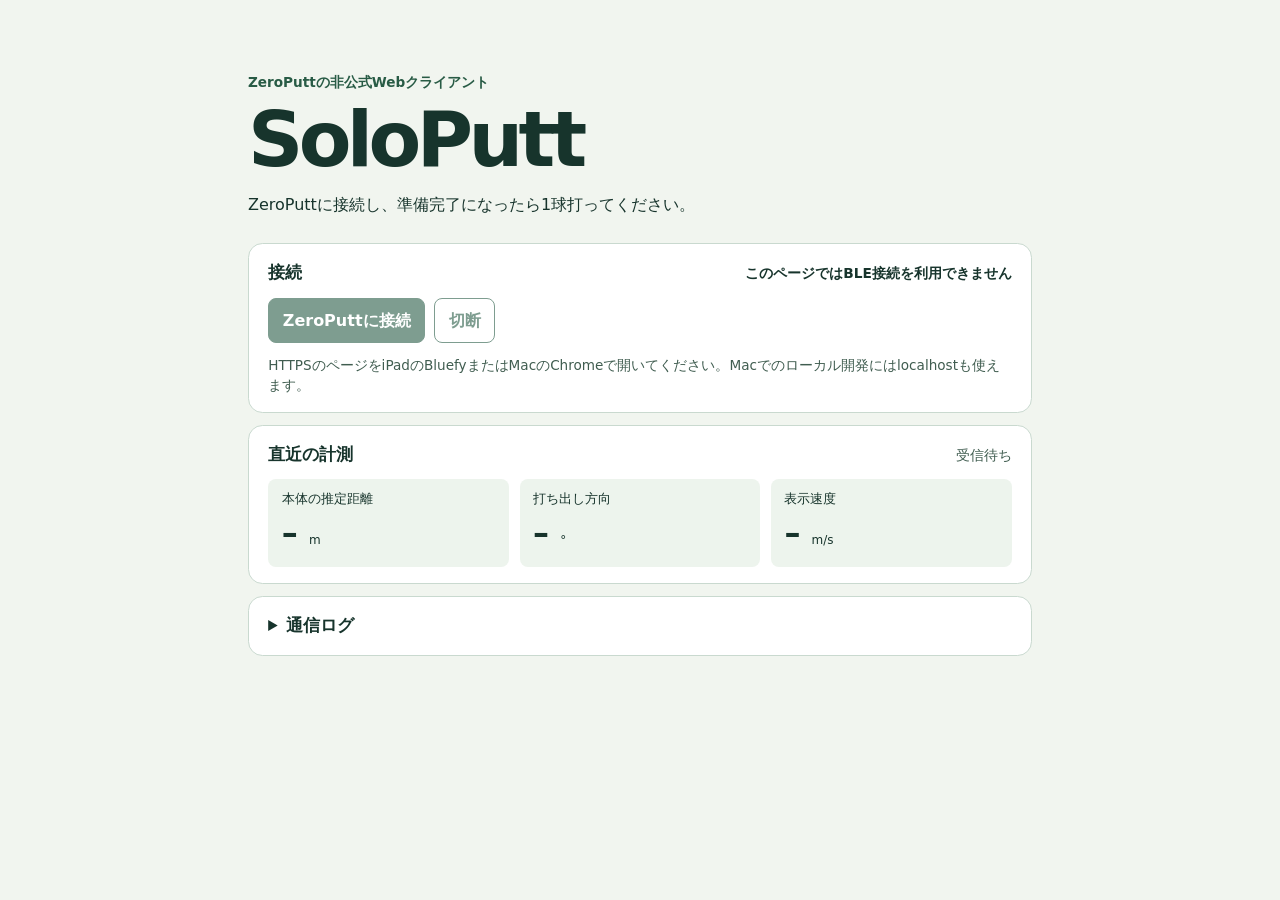
<file: index.html>
<!doctype html>
<html lang="ja">
<head>
  <meta charset="utf-8">
  <meta name="viewport" content="width=device-width, initial-scale=1">
  <meta name="description" content="SoloPuttはZeroPuttの非公式Webクライアントです。推定距離、打ち出し方向、速度をブラウザで表示します。">
  <title>SoloPutt — ZeroPuttの非公式Webクライアント</title>
  <link rel="stylesheet" href="./style.css">
  <script type="module" src="./app.mjs"></script>
</head>
<body>
  <main>
    <header>
      <p class="eyebrow">ZeroPuttの非公式Webクライアント</p>
      <h1>SoloPutt</h1>
      <p>ZeroPuttに接続し、準備完了になったら1球打ってください。</p>
    </header>

    <section class="panel" aria-labelledby="connection-heading">
      <div class="row">
        <h2 id="connection-heading">接続</h2>
        <p id="status" class="status" data-state="idle" role="status">未接続</p>
      </div>
      <div class="actions">
        <button id="connect" type="button">ZeroPuttに接続</button>
        <button id="disconnect" type="button" disabled>切断</button>
      </div>
      <p id="compatibility" class="note" hidden>HTTPSのページをiPadのBluefyまたはMacのChromeで開いてください。Macでのローカル開発にはlocalhostも使えます。</p>
    </section>

    <section class="panel" aria-labelledby="measurement-heading">
      <div class="row">
        <h2 id="measurement-heading">直近の計測</h2>
        <p id="count" class="note" role="status">受信待ち</p>
      </div>
      <dl class="measurements">
        <div><dt>本体の推定距離</dt><dd><span id="distance">–</span> <span class="unit">m</span></dd></div>
        <div><dt>打ち出し方向</dt><dd><span id="angle">–</span> <span class="unit">°</span></dd></div>
        <div><dt>表示速度</dt><dd><span id="speed">–</span> <span class="unit">m/s</span></dd></div>
      </dl>
      <p id="angle-note" class="note" hidden>+10.00°は角度エラーの可能性があります。受信値を表示しています。</p>
    </section>

    <details class="panel">
      <summary>通信ログ</summary>
      <p class="note">TX 9 は計測通知への応答です。</p>
      <ol id="log"></ol>
    </details>
  </main>
</body>
</html>
</file>
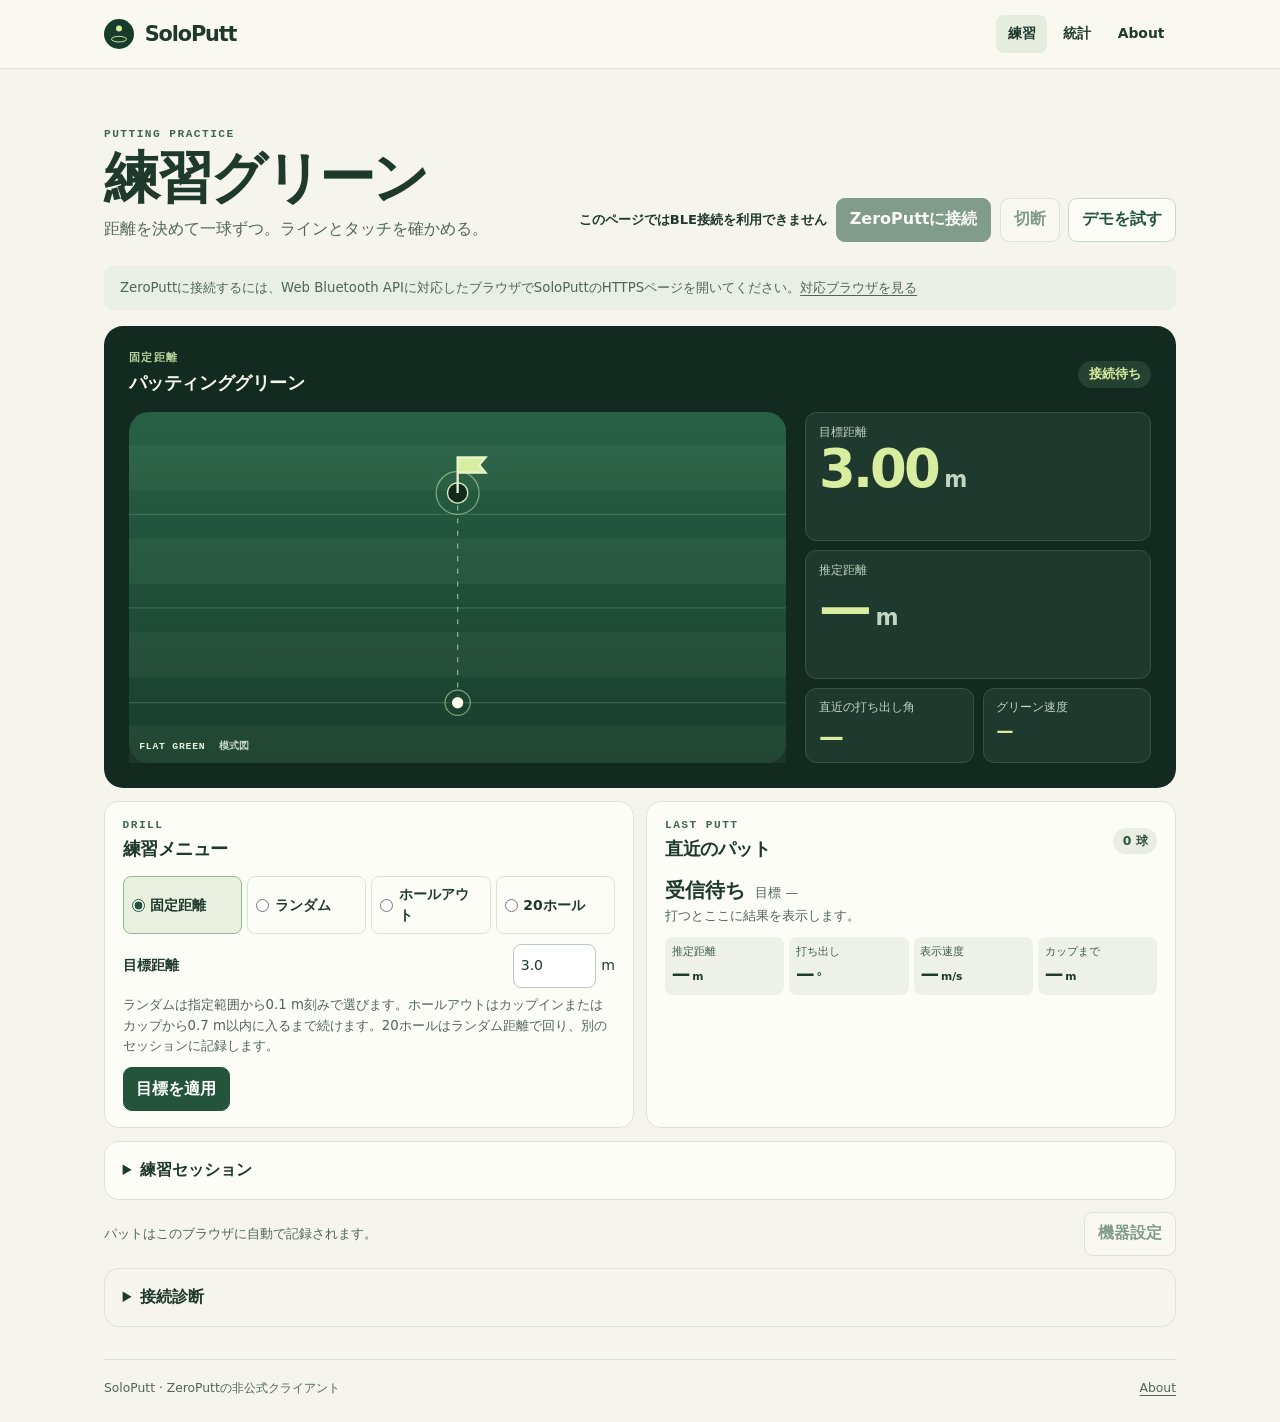
<file: site/index.html>
<!doctype html>
<html lang="ja">
<head>
  <meta charset="utf-8">
  <meta name="viewport" content="width=device-width, initial-scale=1">
  <meta name="description" content="SoloPuttはZeroPuttでパッティングを練習し、結果を記録できる非公式Webクライアントです。">
  <title>SoloPutt — パッティング練習</title>
  <link rel="stylesheet" href="./assets/css/style.css">
  <script type="module" src="./assets/js/app.mjs"></script>
</head>
<body>
  <header class="site-header">
    <div class="header-inner">
      <a class="wordmark" href="./" aria-label="SoloPutt ホーム"><span class="brand-mark" aria-hidden="true"></span>SoloPutt</a>
      <nav aria-label="メインメニュー">
        <a href="./" aria-current="page">練習</a><a href="./stats/">統計</a><a href="./about/">About</a>
      </nav>
    </div>
  </header>
  <main>
    <section class="page-heading" aria-labelledby="page-title">
      <div>
        <p class="eyebrow">PUTTING PRACTICE</p>
        <h1 id="page-title">練習グリーン</h1>
        <p>距離を決めて一球ずつ。ラインとタッチを確かめる。</p>
      </div>
      <div class="connection">
        <p id="status" class="status" data-state="idle" role="status">未接続</p>
        <div class="connection-actions">
          <button id="connect" type="button">ZeroPuttに接続</button>
          <button id="disconnect" class="secondary" type="button" disabled>切断</button>
          <button id="practice-demo-toggle" class="secondary" type="button" aria-controls="demo-controls" aria-expanded="false">デモを試す</button>
        </div>
        <p id="screen-wake-note" class="note wake-note" role="status" hidden>画面を点灯し続けられません。iPadの「設定」→「画面表示と明るさ」→「自動ロック」を一時的に「しない」にしてください。</p>
      </div>
    </section>
    <p id="compatibility" class="note banner" hidden>ZeroPuttに接続するには、Web Bluetooth APIに対応したブラウザでSoloPuttのHTTPSページを開いてください。<a href="./about/#browser-heading">対応ブラウザを見る</a></p>

    <section class="green-console" aria-labelledby="green-title">
      <div class="console-top">
        <div><p class="console-kicker" id="scenario-label">固定距離</p><h2 id="green-title">パッティンググリーン</h2></div>
        <span class="console-status" id="round-status" role="status">接続待ち</span>
      </div>
      <p id="green-shot-summary" class="green-shot-summary" role="status" hidden></p>
      <p id="test-progress" class="round-progress test-progress" role="status" hidden></p>
      <div class="console-body">
        <div class="course" id="practice-course">
          <svg viewBox="0 0 520 278" role="img" aria-label="パットの軌道を示すグリーンの模式図">
            <defs>
              <linearGradient id="turf" x2="0%" y2="100%"><stop stop-color="#276145"/><stop offset="1" stop-color="#193c2d"/></linearGradient>
            </defs>
            <rect class="turf" width="520" height="278" rx="16" fill="url(#turf)"/>
            <path class="mow" d="M0 44H520 M0 118H520 M0 192H520 M0 266H520"/>
            <path class="course-lines" d="M0 81H520 M0 155H520 M0 230H520"/>
            <path class="aim-line" d="M260 64V230"/>
            <circle class="cup-ring" cx="260" cy="64" r="17"/>
            <circle class="cup" cx="260" cy="64" r="8"/>
            <path class="flag" d="M260 64V36h22l-5 6 5 6h-22"/>
            <circle class="tee" cx="260" cy="230" r="10"/>
            <line id="trail" x1="260" y1="230" x2="260" y2="230"/>
            <circle id="ball" cx="260" cy="230" r="5"/>
          </svg>
          <div class="course-feedback" id="course-feedback" aria-hidden="true" hidden>
            <span class="feedback-mark" id="feedback-mark"></span>
            <strong id="feedback-title"></strong>
            <small id="feedback-detail"></small>
          </div>
          <span class="course-caption">FLAT GREEN <span>模式図</span></span>
        </div>
        <dl class="console-values">
          <div><dt id="distance-label">目標距離</dt><dd><span id="remaining">3.00</span><small>m</small></dd></div>
          <div><dt>推定距離</dt><dd><span id="shot-distance-progress">—</span><small>m</small></dd></div>
          <div class="console-detail"><dt>直近の打ち出し角</dt><dd id="green-angle">—</dd></div>
          <div class="console-detail"><dt>グリーン速度</dt><dd id="green-speed">—</dd></div>
        </dl>
      </div>
      <p id="round-progress" class="round-progress" hidden></p>
      <p id="round-notice" class="round-notice" role="status"></p>
      <fieldset id="demo-controls" class="practice-demo" hidden>
        <legend>デモ打球</legend>
        <p>この打球は実打履歴に保存されません。</p>
        <div class="actions">
          <button type="button" data-demo-outcome="holed" data-tone="holed">カップインを再生</button>
          <button type="button" data-demo-outcome="concede" data-tone="concede">OKを再生</button>
          <button type="button" data-demo-outcome="miss" data-tone="miss">ミスを再生</button>
        </div>
      </fieldset>
    </section>

    <div class="practice-grid">
      <section class="panel training-panel" aria-labelledby="training-heading">
        <div class="panel-heading"><p class="eyebrow">DRILL</p><h2 id="training-heading">練習メニュー</h2></div>
        <form id="practice-form">
          <fieldset class="scenario-control">
            <legend class="sr-only">距離の出し方</legend>
            <label><input type="radio" name="scenario" value="fixed" checked><span>固定距離</span></label>
            <label><input type="radio" name="scenario" value="random"><span>ランダム</span></label>
            <label><input type="radio" name="scenario" value="finish"><span>ホールアウト</span></label>
            <label><input type="radio" name="scenario" value="test"><span>20ホール</span></label>
          </fieldset>
          <fieldset id="finish-distance-options" class="finish-distance-options" hidden>
            <legend>ホールアウトの開始距離</legend>
            <div id="finish-start-choice">
              <label><input type="radio" name="finish-distance" value="fixed" checked> 固定</label>
              <label><input type="radio" name="finish-distance" value="random"> ランダム</label>
            </div>
          </fieldset>
          <div id="single-distance" class="distance-control">
            <label for="target-range" id="target-label">目標距離</label>
            <div><input id="target-range" type="number" min="0.5" max="20" step="0.1" value="3.0" inputmode="decimal" required><span>m</span></div>
          </div>
          <div id="random-range" class="distance-control random-range" hidden>
            <label>下限 <input id="distance-min" type="number" min="0.5" max="20" step="0.1" value="0.5" inputmode="decimal" required disabled> m</label>
            <label>上限 <input id="distance-max" type="number" min="0.5" max="20" step="0.1" value="3.0" inputmode="decimal" required disabled> m</label>
          </div>
          <p class="note">ランダムは指定範囲から0.1 m刻みで選びます。ホールアウトはカップインまたはカップから0.7 m以内に入るまで続けます。20ホールはランダム距離で回り、別のセッションに記録します。</p>
          <button id="apply-practice" type="submit" class="apply-target">目標を適用</button>
        </form>
      </section>

      <section class="panel result-panel" aria-labelledby="result-heading">
        <div class="row">
          <div class="panel-heading"><p class="eyebrow">LAST PUTT</p><h2 id="result-heading">直近のパット</h2></div>
          <span id="shot-count" class="count-pill">0 球</span>
        </div>
        <div class="shot-summary">
          <div><strong id="shot-outcome" role="status">受信待ち</strong><span id="shot-target">目標 —</span></div>
          <p id="shot-round" class="shot-round" hidden></p>
          <p id="shot-reason" class="note">打つとここに結果を表示します。</p>
        </div>
        <dl class="measurements">
          <div><dt>推定距離</dt><dd><span id="shot-distance">—</span><small>m</small></dd></div>
          <div><dt>打ち出し</dt><dd><span id="shot-angle">—</span><small id="angle-unit">°</small></dd></div>
          <div><dt>表示速度</dt><dd><span id="shot-speed">—</span><small>m/s</small></dd></div>
          <div><dt>カップまで</dt><dd><span id="shot-remaining">—</span><small>m</small></dd></div>
        </dl>
        <p id="save-status" class="save-status" role="status"></p>
      </section>
    </div>

    <details class="panel session-panel">
      <summary>練習セッション</summary>
      <form id="session-form">
        <div class="session-fields">
          <label>テーマ<input id="session-theme" maxlength="60" placeholder="例：距離感"></label>
          <label>パター<input id="session-putter" maxlength="60"></label>
          <label>マット<input id="session-mat" maxlength="60"></label>
        </div>
        <div class="actions">
          <button type="submit" id="session-start" class="secondary">セッションを開始</button>
          <button type="button" id="session-end" class="secondary" disabled>終了</button>
        </div>
        <p id="session-status" class="note" role="status"></p>
      </form>
    </details>

    <div class="utility-bar">
      <p>パットはこのブラウザに自動で記録されます。</p>
      <button id="open-device-settings" class="secondary" type="button" aria-controls="device-settings" aria-expanded="false" disabled>機器設定</button>
    </div>

    <section id="device-settings" class="panel" aria-labelledby="device-settings-heading" hidden>
      <div class="row">
        <h2 id="device-settings-heading">機器設定</h2>
        <button id="read-device-settings" class="secondary" type="button">本体から読み直す</button>
      </div>
      <dl class="device-values">
        <dt>グリーン速度モード</dt><dd id="device-green-mode">–</dd>
        <dt>グリーン速度</dt><dd id="device-green-speed">–</dd>
      </dl>
      <div class="actions">
        <label for="screen-green-speed">新しいグリーン速度</label>
        <select id="screen-green-speed" disabled>
          <option value="" disabled>速度を選択</option>
        </select>
        <button id="save-green-speed" type="button" disabled>本体に保存</button>
      </div>
      <p id="device-settings-status" class="note" role="status"></p>
      <details>
        <summary>その他の本体設定（閲覧のみ）</summary>
        <p class="note">以下は主にスタンドアロンモードや公式アプリで使う設定です。SoloPuttでは利用せず、現在値のみ表示します。</p>
        <dl class="device-values">
          <dt>Meter / Feet <small>公式アプリのグリーンモードでのグリーンスピード表示</small></dt>
          <dd id="device-unit">–</dd>
          <dt>アニメ効果 <small>スタンドアロン時の本体のボールアニメーション</small></dt>
          <dd id="device-animation">–</dd>
          <dt>パター距離設定 <small>スタンドアロン時の距離設定（検証環境では反映を確認できませんでした）</small></dt>
          <dd id="device-putt-distance">–</dd>
          <dt>コマンド設定 <small>本体センサーで目標距離やグリーンスピードを変更可能にするかどうか</small></dt>
          <dd id="device-command">–</dd>
        </dl>
      </details>
    </section>

    <details class="panel diagnostics">
      <summary>接続診断</summary>
      <p class="note">通常の検索で出てこないときは、絞り込みなしで探せます。TX 9 は計測通知への応答です。</p>
      <button id="scan-all" class="secondary" type="button">絞り込みなしで探す</button>
      <ol id="log"></ol>
    </details>
  </main>
  <footer class="site-footer"><span>SoloPutt · ZeroPuttの非公式クライアント</span><a href="./about/">About</a></footer>
</body>
</html>
</file>
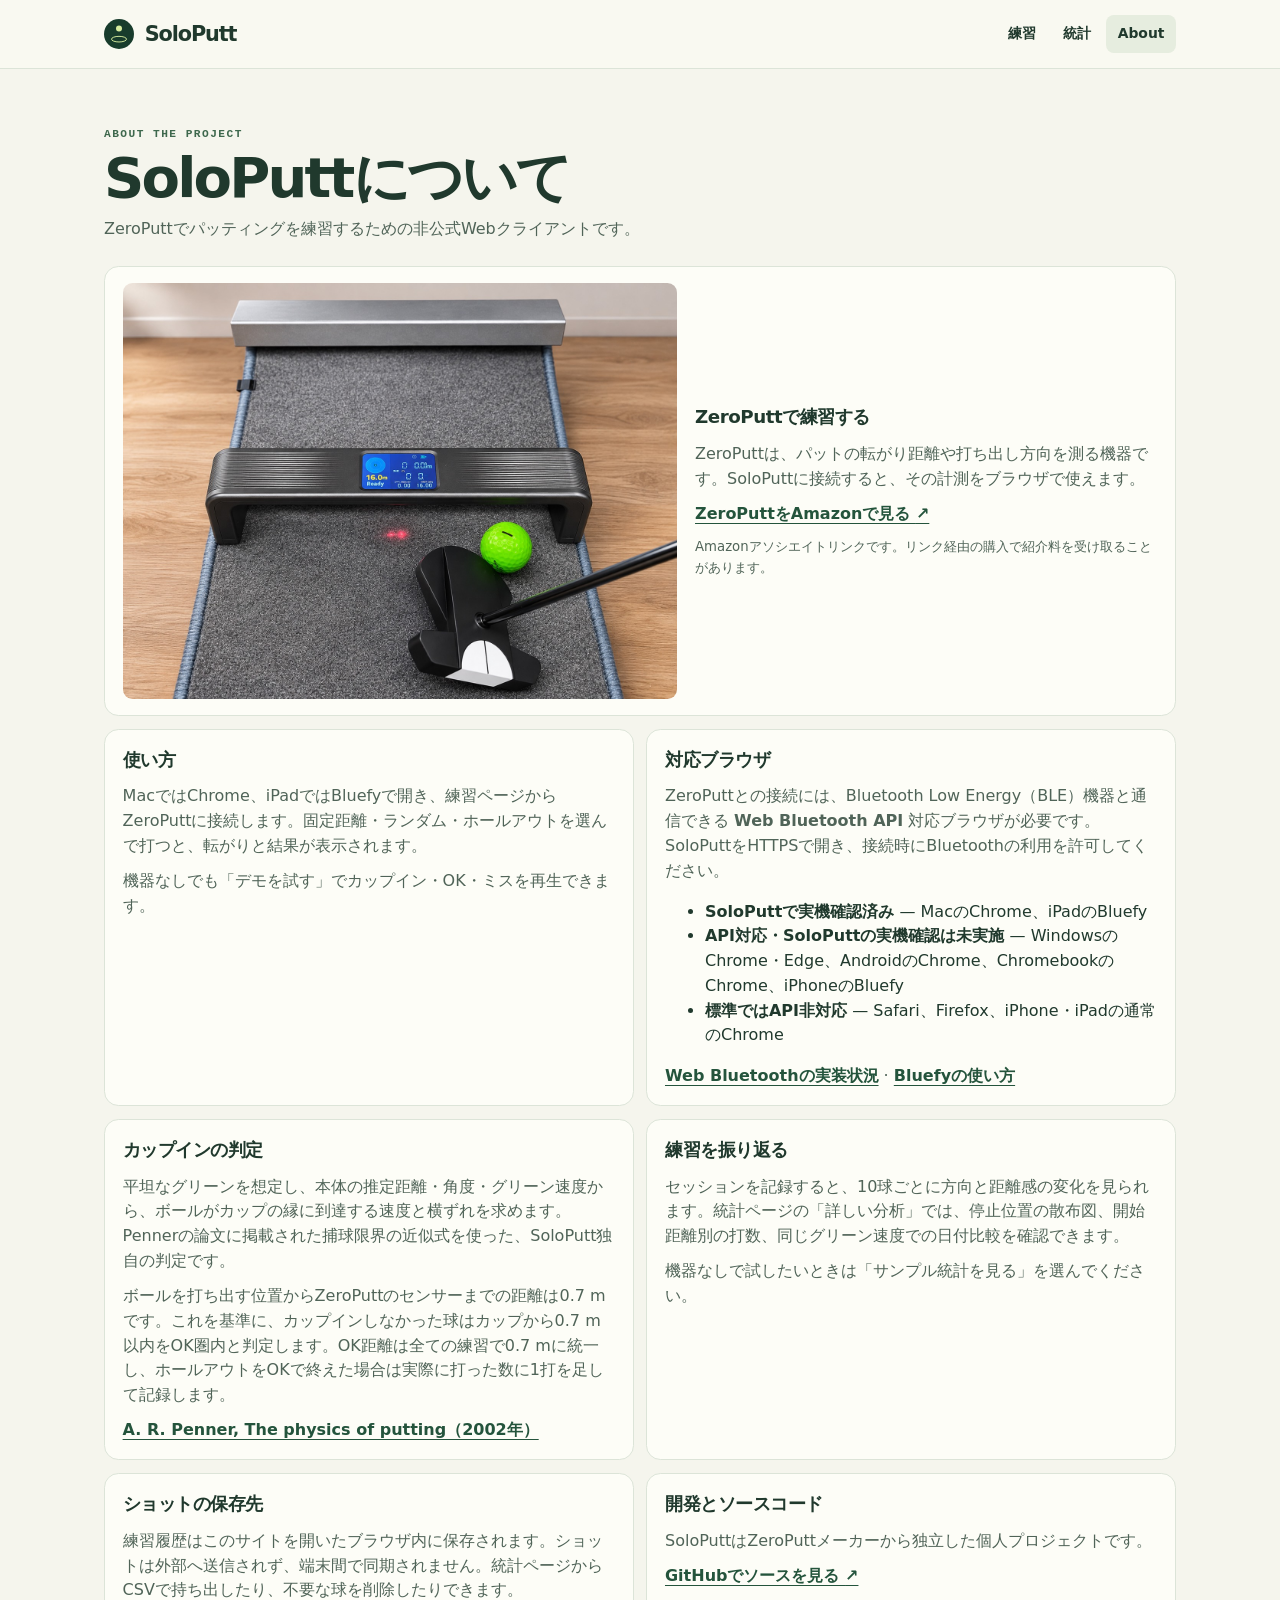
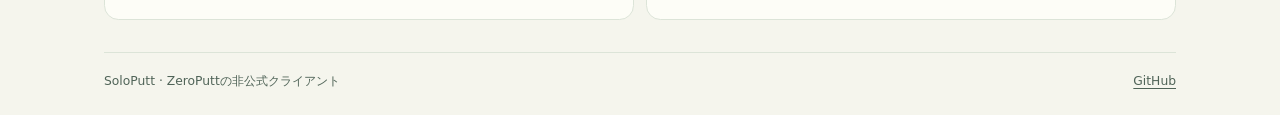
<file: site/about/index.html>
<!doctype html>
<html lang="ja">
<head>
  <meta charset="utf-8">
  <meta name="viewport" content="width=device-width, initial-scale=1">
  <title>About — SoloPutt</title>
  <link rel="stylesheet" href="../assets/css/style.css">
</head>
<body>
  <header class="site-header">
    <div class="header-inner">
      <a class="wordmark" href="../" aria-label="SoloPutt ホーム"><span class="brand-mark" aria-hidden="true"></span>SoloPutt</a>
      <nav aria-label="メインメニュー">
        <a href="../">練習</a><a href="../stats/">統計</a><a href="./" aria-current="page">About</a>
      </nav>
    </div>
  </header>
  <main>
    <section class="page-heading" aria-labelledby="page-title">
      <div>
        <p class="eyebrow">ABOUT THE PROJECT</p>
        <h1 id="page-title">SoloPuttについて</h1>
        <p>ZeroPuttでパッティングを練習するための非公式Webクライアントです。</p>
      </div>
    </section>
    <section class="panel about-device" aria-labelledby="device-heading">
      <img src="../assets/images/image.png" alt="パッティングマットに設置したZeroPuttと、手前のパターとボール" width="1448" height="1086" decoding="async">
      <div class="article">
        <h2 id="device-heading">ZeroPuttで練習する</h2>
        <p>ZeroPuttは、パットの転がり距離や打ち出し方向を測る機器です。SoloPuttに接続すると、その計測をブラウザで使えます。</p>
        <p><a class="external-link" href="https://link.amazon/B0iog3sz3" rel="sponsored">ZeroPuttをAmazonで見る <span aria-hidden="true">↗</span></a></p>
        <p class="note">Amazonアソシエイトリンクです。リンク経由の購入で紹介料を受け取ることがあります。</p>
      </div>
    </section>
    <div class="about-grid">
      <section class="panel article" aria-labelledby="use-heading">
        <h2 id="use-heading">使い方</h2>
        <p>MacではChrome、iPadではBluefyで開き、練習ページからZeroPuttに接続します。固定距離・ランダム・ホールアウトを選んで打つと、転がりと結果が表示されます。</p>
        <p>機器なしでも「デモを試す」でカップイン・OK・ミスを再生できます。</p>
      </section>
      <section class="panel article" aria-labelledby="browser-heading">
        <h2 id="browser-heading">対応ブラウザ</h2>
        <p>ZeroPuttとの接続には、Bluetooth Low Energy（BLE）機器と通信できる <strong>Web Bluetooth API</strong> 対応ブラウザが必要です。SoloPuttをHTTPSで開き、接続時にBluetoothの利用を許可してください。</p>
        <ul>
          <li><strong>SoloPuttで実機確認済み</strong> — MacのChrome、iPadのBluefy</li>
          <li><strong>API対応・SoloPuttの実機確認は未実施</strong> — WindowsのChrome・Edge、AndroidのChrome、ChromebookのChrome、iPhoneのBluefy</li>
          <li><strong>標準ではAPI非対応</strong> — Safari、Firefox、iPhone・iPadの通常のChrome</li>
        </ul>
        <p><a href="https://github.com/whatwg/bluetooth/blob/main/implementation-status.md">Web Bluetoothの実装状況</a> · <a href="https://bluefy.app/guide.html">Bluefyの使い方</a></p>
      </section>
      <section class="panel article" aria-labelledby="model-heading">
        <h2 id="model-heading">カップインの判定</h2>
        <p>平坦なグリーンを想定し、本体の推定距離・角度・グリーン速度から、ボールがカップの縁に到達する速度と横ずれを求めます。Pennerの論文に掲載された捕球限界の近似式を使った、SoloPutt独自の判定です。</p>
        <p>ボールを打ち出す位置からZeroPuttのセンサーまでの距離は0.7 mです。これを基準に、カップインしなかった球はカップから0.7 m以内をOK圏内と判定します。OK距離は全ての練習で0.7 mに統一し、ホールアウトをOKで終えた場合は実際に打った数に1打を足して記録します。</p>
        <p><a href="https://doi.org/10.1139/p01-137">A. R. Penner, The physics of putting（2002年）</a></p>
      </section>
      <section class="panel article" aria-labelledby="analysis-heading">
        <h2 id="analysis-heading">練習を振り返る</h2>
        <p>セッションを記録すると、10球ごとに方向と距離感の変化を見られます。統計ページの「詳しい分析」では、停止位置の散布図、開始距離別の打数、同じグリーン速度での日付比較を確認できます。</p>
        <p>機器なしで試したいときは「サンプル統計を見る」を選んでください。</p>
      </section>
      <section class="panel article" aria-labelledby="privacy-heading">
        <h2 id="privacy-heading">ショットの保存先</h2>
        <p>練習履歴はこのサイトを開いたブラウザ内に保存されます。ショットは外部へ送信されず、端末間で同期されません。統計ページからCSVで持ち出したり、不要な球を削除したりできます。</p>
      </section>
      <section class="panel article" aria-labelledby="project-heading">
        <h2 id="project-heading">開発とソースコード</h2>
        <p>SoloPuttはZeroPuttメーカーから独立した個人プロジェクトです。</p>
        <p><a class="external-link" href="https://github.com/yas-nyan/soloputt">GitHubでソースを見る <span aria-hidden="true">↗</span></a></p>
      </section>
    </div>
  </main>
  <footer class="site-footer"><span>SoloPutt · ZeroPuttの非公式クライアント</span><a href="https://github.com/yas-nyan/soloputt">GitHub</a></footer>
</body>
</html>
</file>
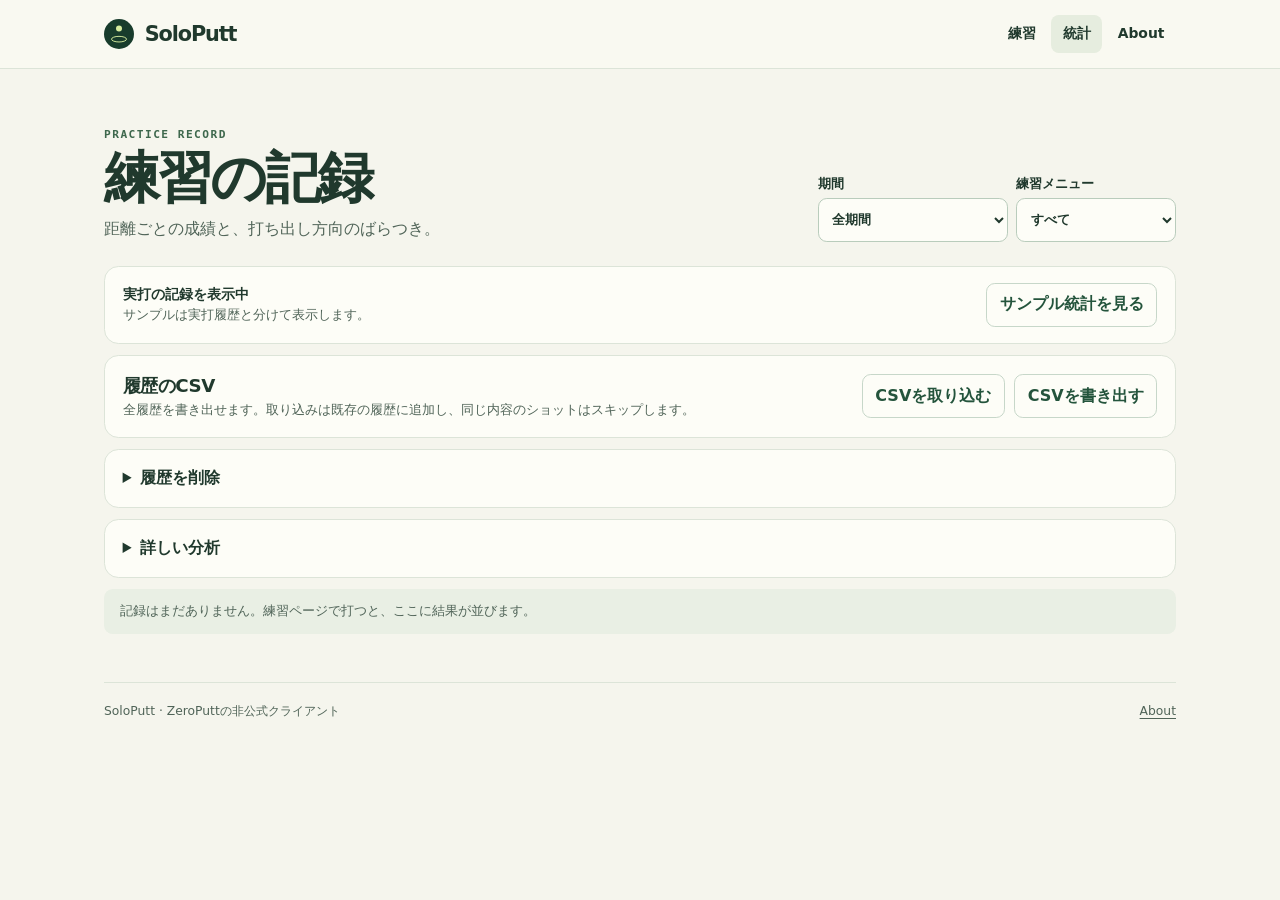
<file: site/stats/index.html>
<!doctype html>
<html lang="ja">
<head>
  <meta charset="utf-8">
  <meta name="viewport" content="width=device-width, initial-scale=1">
  <title>統計 — SoloPutt</title>
  <link rel="stylesheet" href="../assets/css/style.css">
  <script type="module" src="../assets/js/stats.mjs"></script>
</head>
<body>
  <header class="site-header">
    <div class="header-inner">
      <a class="wordmark" href="../" aria-label="SoloPutt ホーム"><span class="brand-mark" aria-hidden="true"></span>SoloPutt</a>
      <nav aria-label="メインメニュー">
        <a href="../">練習</a><a href="./" aria-current="page">統計</a><a href="../about/">About</a>
      </nav>
    </div>
  </header>
  <main>
    <section class="page-heading" aria-labelledby="page-title">
      <div>
        <p class="eyebrow">PRACTICE RECORD</p>
        <h1 id="page-title">練習の記録</h1>
        <p>距離ごとの成績と、打ち出し方向のばらつき。</p>
      </div>
      <div class="stats-filters">
        <label class="stats-filter" for="period-filter">期間
          <select id="period-filter">
            <option value="all">全期間</option>
            <option value="today">今日</option>
            <option value="yesterday">昨日</option>
            <option value="week">過去7日（今日を含む）</option>
            <option value="month">過去30日（今日を含む）</option>
            <option value="custom">日付を指定</option>
          </select>
        </label>
        <label class="stats-filter" for="scenario-filter">練習メニュー
          <select id="scenario-filter">
            <option value="all">すべて</option>
            <option value="fixed">固定距離</option>
            <option value="random">ランダム</option>
            <option value="finish">ホールアウト</option>
          </select>
        </label>
        <fieldset id="custom-range" class="stats-filters custom-range" hidden>
          <legend class="sr-only">期間を日付で指定</legend>
          <label class="stats-filter" for="stats-from">開始日<input id="stats-from" type="date"></label>
          <label class="stats-filter" for="stats-to">終了日<input id="stats-to" type="date"></label>
        </fieldset>
      </div>
    </section>
    <div class="panel demo-tools row">
      <div>
        <p id="demo-status" role="status">実打の記録を表示中</p>
        <p class="note">サンプルは実打履歴と分けて表示します。</p>
      </div>
      <button id="demo-toggle" type="button" class="secondary">サンプル統計を見る</button>
    </div>
    <section id="csv-tools" class="panel csv-tools" aria-labelledby="csv-heading">
      <div class="row">
        <div>
          <h2 id="csv-heading">履歴のCSV</h2>
          <p class="note">全履歴を書き出せます。取り込みは既存の履歴に追加し、同じ内容のショットはスキップします。</p>
        </div>
        <div class="actions">
          <input id="csv-file" type="file" accept=".csv,text/csv" hidden>
          <button id="csv-import" class="secondary" type="button">CSVを取り込む</button>
          <button id="csv-export" class="secondary" type="button">CSVを書き出す</button>
        </div>
      </div>
      <p id="csv-status" class="note" role="status"></p>
    </section>
    <section id="delete-tools" class="panel delete-tools" aria-label="履歴の削除">
      <details>
        <summary>履歴を削除</summary>
        <p class="note">指定した日付の開始日から終了日までを削除します。練習メニューの絞り込みに関係なく、全メニューが対象です。</p>
        <form id="delete-range" class="delete-range">
          <label class="stats-filter" for="delete-from">開始日<input id="delete-from" type="date" required></label>
          <label class="stats-filter" for="delete-to">終了日<input id="delete-to" type="date" required></label>
          <button type="submit" class="secondary danger-button" data-delete-shot>期間内を削除</button>
        </form>
        <button id="delete-all" class="secondary danger-button" type="button" data-delete-shot>全履歴を削除</button>
      </details>
      <p id="delete-status" class="note" role="status"></p>
    </section>
    <details id="advanced-analysis" class="panel analysis-panel">
      <summary>詳しい分析</summary>
      <div class="stats-filters analysis-controls">
        <label class="stats-filter">練習セッション<select id="analysis-session"><option value="">すべて</option></select></label>
        <label class="stats-filter">判定<select id="analysis-judgment">
          <option value="recorded">記録当時の判定</option><option value="current">現行モデルで再計算</option>
        </select></label>
      </div>
      <p id="analysis-status" class="note" role="status"></p>
      <div id="analysis-content" hidden>
        <p id="analysis-environment" class="note"></p>
        <dl class="finish-totals">
          <div><dt>打球数</dt><dd id="analysis-count">—</dd></div>
          <div><dt>平均絶対角度誤差</dt><dd id="analysis-angle">—</dd></div>
          <div><dt>平均距離誤差</dt><dd id="analysis-distance">—</dd></div>
          <div><dt>カップイン率</dt><dd id="analysis-rate">—</dd></div>
        </dl>
        <p id="analysis-model" class="note"></p>
        <section class="analysis-section" aria-labelledby="session-trend-heading">
          <h2 id="session-trend-heading">セッション内の変化</h2>
          <p class="note">セッションを選ぶと、記録順に10球ずつ比較できます。角度エラーは角度の平均から除きます。</p>
          <div id="analysis-blocks-wrap" class="table-wrap" tabindex="0" role="region" aria-labelledby="session-trend-heading" hidden>
            <table><thead><tr><th>打球</th><th>平均絶対角度誤差</th><th>平均距離誤差</th></tr></thead><tbody id="analysis-blocks"></tbody></table>
          </div>
        </section>
        <section class="analysis-section" aria-labelledby="scatter-heading">
          <h2 id="scatter-heading">推定停止位置</h2>
          <p id="analysis-scatter-caption" class="note"></p>
          <svg id="analysis-scatter" viewBox="0 0 500 300" role="img" aria-label="カップを中心としたパットの推定停止位置"></svg>
          <p id="analysis-hint" class="note"></p>
        </section>
        <section class="analysis-section" aria-labelledby="round-analysis-heading">
          <h2 id="round-analysis-heading">ホールアウトの開始距離別</h2>
          <p id="analysis-gimme" class="note"></p>
          <div class="table-wrap" tabindex="0" role="region" aria-labelledby="round-analysis-heading">
            <table><thead><tr><th>開始距離</th><th>完了</th><th>平均打数</th><th>1打</th><th>2打</th><th>3打以上</th><th>初回の平均残り</th></tr></thead><tbody id="analysis-rounds"></tbody></table>
          </div>
          <div id="analysis-tests-wrap" hidden>
            <h2 id="analysis-tests-heading">実戦テストの成績</h2>
            <div class="table-wrap" tabindex="0" role="region" aria-labelledby="analysis-tests-heading">
              <table><thead><tr><th>日付</th><th>完了ホール</th><th>合計打数</th><th>平均打数</th><th>3打以上</th></tr></thead><tbody id="analysis-tests"></tbody></table>
            </div>
          </div>
        </section>
        <section class="analysis-section" aria-labelledby="compare-heading">
          <h2 id="compare-heading">同条件での日付比較</h2>
          <p class="note">同じグリーン速度と距離帯で、2日間のカップイン率を比較します。練習メニューは上の選択を使い、セッションは日ごとにまとめます。</p>
          <form id="analysis-compare" class="stats-filters analysis-controls">
            <label class="stats-filter">比較日 A<input id="compare-a" type="date" required></label>
            <label class="stats-filter">比較日 B<input id="compare-b" type="date" required></label>
            <label class="stats-filter">グリーン速度<select id="compare-speed" required></select></label>
            <button class="secondary" type="submit">比較</button>
          </form>
          <p id="compare-status" class="note" role="status"></p>
          <div id="compare-wrap" class="table-wrap" tabindex="0" role="region" aria-labelledby="compare-heading" hidden>
            <table><thead><tr><th>目標距離</th><th>比較日 A</th><th>比較日 B</th></tr></thead><tbody id="compare-rows"></tbody></table>
          </div>
        </section>
      </div>
    </details>
    <p id="stats-status" class="note banner" role="status">履歴を読み込み中…</p>
    <div id="stats-content" hidden>
      <dl class="stat-cards">
        <div class="panel"><dt>総パット数</dt><dd id="total">—</dd><dd id="judged" class="stat-note"></dd></div>
        <div class="panel stat-accent" data-tone="holed"><dt>カップイン率</dt><dd id="rate">—</dd><dd id="cup-count" class="stat-note"></dd></div>
        <div class="panel stat-accent" data-tone="concede"><dt>OK圏内率</dt><dd id="concede-rate">—</dd><dd id="concede-count" class="stat-note"></dd></div>
        <div class="panel"><dt>入らなかった球の平均残り</dt><dd id="average-leave">—</dd><dd class="stat-note">止まった位置からカップまで</dd></div>
      </dl>
      <section class="panel stats-section" id="finish-summary" aria-labelledby="finish-heading" hidden>
        <div class="row">
          <div class="panel-heading"><p class="eyebrow">HOLE OUT</p><h2 id="finish-heading">ホールアウトの成績</h2></div>
          <span id="finish-ok" class="note"></span>
        </div>
        <dl class="finish-totals">
          <div><dt>完了</dt><dd id="finish-completed">—</dd></div>
          <div><dt>平均打数</dt><dd id="finish-average">—</dd></div>
          <div data-tone="holed"><dt>1打</dt><dd id="finish-one">—</dd></div>
          <div data-tone="neutral"><dt>2打</dt><dd id="finish-two">—</dd></div>
          <div data-tone="miss"><dt>3打以上</dt><dd id="finish-three">—</dd></div>
        </dl>
        <p class="note">完了した練習を集計します。OKは実打に1打加算。日付は完了した日です。</p>
      </section>
      <section class="panel stats-section" aria-labelledby="daily-heading">
        <div class="row">
          <div class="panel-heading"><p class="eyebrow">DAY BY DAY</p><h2 id="daily-heading">日別の傾向</h2></div>
          <span id="daily-scope" class="note"></span>
        </div>
        <div class="table-wrap" tabindex="0" role="region" aria-labelledby="daily-heading">
          <table>
            <thead><tr><th scope="col">日付</th><th scope="col">球数</th><th scope="col">左</th><th scope="col">中央</th><th scope="col">右</th><th scope="col">ショート</th><th scope="col">カップイン</th><th scope="col">オーバー</th></tr></thead>
            <tbody id="daily-stats"></tbody>
          </table>
        </div>
        <p class="note">ブラウザの現地日付で集計し、打ち出し角は±0.50°以内を中央とします。方向は有効な角度、ショート・オーバーは入らなかった球の有効な推定距離、カップイン率は判定対象の球が分母です。</p>
      </section>
      <section class="panel stats-section" aria-labelledby="distance-heading">
        <div class="panel-heading"><p class="eyebrow">BY DISTANCE</p><h2 id="distance-heading">目標距離別</h2></div>
        <div class="table-wrap" tabindex="0" role="region" aria-labelledby="distance-heading">
          <table>
            <thead><tr><th scope="col">目標</th><th scope="col">球数</th><th scope="col">カップイン</th><th scope="col">OK圏内</th><th scope="col">平均残り</th></tr></thead>
            <tbody id="distance-stats"></tbody>
          </table>
        </div>
        <p class="note">距離帯は下限を含み、上限を含みません。現在のOK圏内はカップから0.7 m以内です。統計は記録時の判定を使い、過去の打数は変更しません。判定対象外の球は各率と平均残り距離から除きます。</p>
      </section>
      <section class="panel stats-section" aria-labelledby="direction-heading">
        <div class="panel-heading"><p class="eyebrow">START LINE</p><h2 id="direction-heading">打ち出し方向の分布</h2></div>
        <dl class="direction-sides">
          <div data-tone="left"><dt>左</dt><dd id="direction-left">—</dd></div>
          <div data-tone="neutral"><dt>中央（±0.50°以内）</dt><dd id="direction-centre">—</dd></div>
          <div data-tone="right"><dt>右</dt><dd id="direction-right">—</dd></div>
        </dl>
        <div id="direction-chart" class="table-wrap" tabindex="0" role="region" aria-labelledby="direction-heading">
          <table class="direction-table">
            <thead><tr><th scope="col">左（球）</th><th scope="col">打ち出し角</th><th scope="col">右（球）</th></tr></thead>
            <tbody id="direction-stats"></tbody>
          </table>
        </div>
        <p id="direction-empty" class="note" hidden>有効な角度の記録がありません。</p>
        <p class="note">最多の角度帯を基準に、バーの長さを球数に比例させています。角度帯は上限を含み、角度エラーは除いています。</p>
      </section>
      <section class="panel stats-section" aria-labelledby="pace-heading">
        <div class="panel-heading"><p class="eyebrow">DISTANCE CONTROL</p><h2 id="pace-heading">ショート・オーバーの分布</h2></div>
        <dl class="direction-sides">
          <div data-tone="short"><dt>ショート</dt><dd id="pace-left">—</dd></div>
          <div data-tone="holed"><dt>ジャスト（0〜+30 cm）</dt><dd id="pace-centre">—</dd></div>
          <div data-tone="over"><dt>オーバー</dt><dd id="pace-right">—</dd></div>
        </dl>
        <div id="pace-chart" class="table-wrap" tabindex="0" role="region" aria-labelledby="pace-heading">
          <table class="direction-table">
            <thead><tr><th scope="col">ショート（球）</th><th scope="col">距離差</th><th scope="col">オーバー（球）</th></tr></thead>
            <tbody id="pace-stats"></tbody>
          </table>
        </div>
        <p id="pace-empty" class="note" hidden>有効な推定距離の記録がありません。</p>
        <p class="note">カップに入らなかった球の推定転がり距離を、目標距離との差で分類します。目標未満はショート、0〜+30 cmはジャスト、+30 cmを超えるとオーバーです。距離差は1 cm単位です。</p>
      </section>
      <section class="panel stats-section" aria-labelledby="history-heading">
        <div class="row">
          <div class="panel-heading"><p class="eyebrow">PUTT HISTORY</p><h2 id="history-heading" tabindex="-1">ショット履歴</h2></div>
          <span id="history-count" class="note" role="status"></span>
        </div>
        <div class="table-wrap" tabindex="0" role="region" aria-labelledby="history-heading">
          <table>
            <thead><tr><th scope="col">日時</th><th scope="col">練習</th><th scope="col">目標</th><th scope="col">結果</th><th scope="col">推定距離</th><th scope="col">方向</th><th scope="col">表示速度</th><th scope="col">残り</th><th scope="col">ホールアウト</th><th id="history-delete-heading" scope="col">操作</th></tr></thead>
            <tbody id="history"></tbody>
          </table>
        </div>
        <div class="history-pages" role="group" aria-label="履歴のページ送り">
          <button id="history-newer" class="secondary" type="button" disabled>← 新しい球</button>
          <button id="history-older" class="secondary" type="button" disabled>古い球 →</button>
        </div>
      </section>
    </div>
  </main>
  <footer class="site-footer"><span>SoloPutt · ZeroPuttの非公式クライアント</span><a href="../about/">About</a></footer>
</body>
</html>
</file>
<file: style.css>
:root {
  color-scheme: light;
  font-family: system-ui, sans-serif;
  line-height: 1.5;
  color: #17342c;
  background: #f1f5ef;
}

* { box-sizing: border-box; }
body { margin: 0; }

main {
  width: min(100% - 2rem, 49rem);
  margin: 0 auto;
  padding: clamp(1.5rem, 6vw, 4.5rem) 0 2rem;
}

header { margin-bottom: 1.6rem; }
h1, h2, p, dl, dd { margin: 0; }
h1 { font-size: clamp(2.6rem, 8vw, 4.8rem); line-height: 1.05; letter-spacing: -.06em; }
h2, summary { font-size: 1.05rem; font-weight: 700; }
header p:last-child { margin-top: .8rem; }
.eyebrow { color: #285b45; font-size: .85rem; font-weight: 700; margin-bottom: .45rem; }

.panel {
  border: 1px solid #c9d9cf;
  border-radius: .9rem;
  background: #fff;
  padding: 1rem 1.2rem;
  margin-bottom: .75rem;
}

.row { display: flex; flex-wrap: wrap; align-items: baseline; justify-content: space-between; gap: .35rem 1rem; }
.status { font-size: .86rem; font-weight: 700; overflow-wrap: anywhere; }
.status[data-state="ready"] { color: #10673f; }
.status[data-state="working"] { color: #704b0a; }
.actions { display: flex; flex-wrap: wrap; gap: .55rem; margin: .85rem 0 .2rem; }

button {
  border: 1px solid #154e36;
  border-radius: .5rem;
  padding: .58rem .85rem;
  min-height: 44px;
  font: inherit;
  font-weight: 700;
  color: #fff;
  background: #154e36;
  cursor: pointer;
}

#disconnect { background: #fff; color: #154e36; }
button:disabled { opacity: .55; cursor: default; }
button:focus-visible, summary:focus-visible { outline: 3px solid #17653f; outline-offset: 3px; }
.note { color: #405d50; font-size: .85rem; }
#compatibility, #angle-note { margin-top: .75rem; }

.measurements { display: grid; grid-template-columns: repeat(3, minmax(0, 1fr)); gap: .65rem; margin-top: .75rem; }
.measurements > div { border-radius: .5rem; background: #edf4ed; padding: .65rem .85rem; }
dt { font-size: .82rem; }
dd { font-size: clamp(1.25rem, 4vw, 2rem); font-weight: 700; font-variant-numeric: tabular-nums; }
.unit { font-size: .75rem; font-weight: 500; }
summary { cursor: pointer; }
details .note { margin-top: .55rem; }
#log { margin: .5rem 0 0; padding-left: 1.4rem; font: .82rem/1.6 ui-monospace, monospace; overflow-wrap: anywhere; }

@media (max-width: 31rem) {
  .measurements { grid-template-columns: 1fr; }
  .measurements > div { display: flex; align-items: center; justify-content: space-between; gap: .4rem; }
}
</file>
<file: site/assets/css/style.css>
:root {
  color-scheme: light;
  font: 16px/1.55 system-ui, -apple-system, sans-serif;
  color: #20392d;
  background: #f5f5ed;
  --text-muted: #506458;
  --line: #dce4d8;
  --paper: #fdfdf7;
  --green: #24543c;
  --lime: #d8ed9f;
}

* { box-sizing: border-box; }
[hidden] { display: none !important; }
body { margin: 0; }
h1, h2, p, dl, dd { margin: 0; }
a { color: inherit; text-underline-offset: .22em; }
:focus-visible { outline: 3px solid #4a8150; outline-offset: 3px; }

.site-header { border-bottom: 1px solid var(--line); background: #f9f9f1; }
.header-inner, main, .site-footer { width: min(100% - 2.5rem, 67rem); margin-inline: auto; }
.header-inner { min-height: 4.25rem; display: flex; align-items: center; justify-content: space-between; gap: 1rem; }
.wordmark { display: inline-flex; gap: .65rem; align-items: center; font-size: 1.3rem; font-weight: 850; letter-spacing: -.055em; text-decoration: none; }
.brand-mark { flex: 0 0 1.9rem; height: 1.9rem; background: url("../images/soloputt-mark.svg") center / contain no-repeat; }
nav { display: flex; align-items: center; gap: .25rem; }
nav a { padding: .5rem .72rem; border-radius: .5rem; font-size: .87rem; font-weight: 700; text-decoration: none; }
nav a:hover, nav a[aria-current="page"] { background: #e6eddf; }
main { padding-block: clamp(1.65rem, 4.5vw, 3.7rem) 2rem; }
.site-footer { border-top: 1px solid var(--line); display: flex; flex-wrap: wrap; justify-content: space-between; gap: .35rem 1rem; padding-block: 1.2rem 1.5rem; font-size: .77rem; color: var(--text-muted); }
.page-heading { display: flex; flex-wrap: wrap; align-items: end; justify-content: space-between; gap: 1.2rem; margin-bottom: 1.5rem; }
.eyebrow, .console-kicker { font: 750 .7rem/1.4 ui-monospace, SFMono-Regular, Menlo, monospace; letter-spacing: .13em; color: #3e684d; }
h1 { font-size: clamp(2rem, 5vw, 3.5rem); font-weight: 850; line-height: 1.14; letter-spacing: -.05em; margin-block: .23rem .45rem; }
.page-heading p:last-child { color: var(--text-muted); }
h2 { font-size: 1.14rem; letter-spacing: -.025em; }
.note { color: var(--text-muted); font-size: .83rem; }
.banner { padding: .75rem 1rem; background: #e9efe4; border-radius: .55rem; margin-block: 0 1rem; }
.connection, .connection-actions, .row, .actions, .utility-bar { display: flex; flex-wrap: wrap; align-items: center; gap: .55rem; }
.wake-note { max-width: 24rem; margin: .35rem 0 0; }
.row, .utility-bar { justify-content: space-between; gap: .5rem 1rem; }
.status { font-size: .82rem; font-weight: 700; }
.status[data-state="ready"] { color: #195d3d; }
.status[data-state="working"] { color: #7c511b; }
button, select, input { font: inherit; }
button, select { min-height: 44px; border-radius: .55rem; }
button { padding: .48rem .8rem; border: 1px solid var(--green); color: white; background: var(--green); cursor: pointer; font-weight: 700; }
button:not(:disabled):hover { background: #32694c; }
button.secondary { color: var(--green); background: var(--paper); border-color: #c7d7c9; }
button.secondary:not(:disabled):hover { background: #e8efe2; }
button:disabled { opacity: .55; cursor: default; }
select { color: inherit; padding: .35rem .6rem; border: 1px solid #b9ccbc; background: var(--paper); }
.sr-only { position: absolute; width: 1px; height: 1px; padding: 0; margin: -1px; overflow: hidden; clip-path: inset(50%); white-space: nowrap; }

.green-console { padding: clamp(.85rem, 2.5vw, 1.55rem); border-radius: 1.2rem; color: #f6f9eb; background: #132a21; }
.console-top { display: flex; flex-wrap: wrap; justify-content: space-between; gap: .4rem 1rem; align-items: center; margin-bottom: .9rem; }
.console-kicker { color: #b8d399; }
.console-top h2 { margin-top: .15rem; }
.green-shot-summary {
  margin-bottom: .6rem;
  padding: .35rem .6rem;
  border-radius: .45rem;
  background: #294a37;
  color: #edf5dc;
  font-size: clamp(.72rem, 2.7vw, .92rem);
  font-weight: 700;
  font-variant-numeric: tabular-nums;
  overflow-wrap: anywhere;
}
.console-status { border-radius: 2rem; padding: .23rem .65rem; font-size: .81rem; font-weight: 750; color: var(--lime); background: #254132; }
.console-body { display: grid; grid-template-columns: minmax(0, 1.9fr) minmax(0, 1fr); gap: clamp(.7rem, 2vw, 1.2rem); }
.course { min-width: 0; align-self: center; position: relative; }
.course svg { width: 100%; display: block; }
.mow { stroke: #b7dfad; stroke-width: 36; opacity: .055; }
.course-lines { stroke: #aad2a9; opacity: .2; }
.aim-line { stroke: #cce8b5; stroke-dasharray: 4 6; opacity: .65; }
.cup-ring, .tee { fill: none; stroke: #c4e6aa; opacity: .56; }
.cup { fill: #14291e; stroke: #d7e9bf; }
.flag { stroke: #e7f5cc; stroke-width: 1.8; fill: var(--lime); }
#trail { stroke: #d9f098; stroke-width: 2; stroke-linecap: round; }
#ball { fill: #fffef1; stroke: #233e2b; stroke-width: 1; }
.course-caption { position: absolute; bottom: .62rem; left: .65rem; color: #e5f2d7; font: 700 .61rem/1.4 ui-monospace, monospace; letter-spacing: .08em; }
.course-caption span { margin-left: .4rem; color: #c6dac7; letter-spacing: 0; }
.console-values { display: grid; grid-template: 1fr 1fr auto / repeat(2, minmax(0, 1fr)); gap: .55rem; }
.console-values > div { padding: .55rem .8rem; background: #20392e; border: 1px solid #345345; border-radius: .7rem; }
.console-values > div:not(.console-detail) { grid-column: 1 / -1; }
.console-values dt { color: #c0d5c3; }
.console-values dd { color: var(--lime); font-size: clamp(1.5rem, 5vw, 3.3rem); line-height: 1.05; letter-spacing: -.055em; }
.console-values dd small { color: #c0d5c3; margin-left: .3em; font-size: .42em; }
.console-values .console-detail dd { margin-top: .2rem; font-size: clamp(.83rem, 2.15vw, 1.06rem); line-height: 1.35; letter-spacing: 0; }
.console-values #green-angle { font-size: clamp(1.1rem, 3vw, 1.55rem); }
dt { font-size: .78rem; }
dd { font-weight: 800; font-variant-numeric: tabular-nums; }

.practice-grid, .about-grid { display: grid; grid-template-columns: 1fr 1fr; gap: .8rem; margin-top: .8rem; }
.panel { min-width: 0; border: 1px solid var(--line); border-radius: .9rem; background: var(--paper); padding: 1rem 1.1rem; }
.panel-heading h2 { margin-top: .12rem; }
.scenario-control { padding: 0; margin: .8rem 0 .6rem; border: 0; display: flex; gap: .32rem; }
.scenario-control label { min-width: 0; display: flex; align-items: center; gap: .35rem; flex: 1; min-height: 44px; padding: .4rem .5rem; border-radius: .5rem; border: 1px solid var(--line); cursor: pointer; font-size: .87rem; font-weight: 700; }
.scenario-control label:has(:checked) { background: #e9f0df; border-color: #9ab497; }
.scenario-control input { margin: 0; accent-color: var(--green); }
.distance-control { display: flex; align-items: center; justify-content: space-between; flex-wrap: wrap; gap: .5rem 1rem; margin-bottom: .45rem; font-size: .88rem; }
.distance-control label { font-weight: 650; }
.distance-control input { width: 5.2rem; min-height: 44px; margin-right: .35rem; border: 1px solid #b9ccbc; border-radius: .5rem; padding: .35rem .45rem; color: inherit; background: white; }
.apply-target { margin-top: .65rem; }
.count-pill { border-radius: 2rem; padding: .2rem .6rem; color: #345342; background: #e8eee1; font-size: .78rem; font-weight: 700; }
.shot-summary { margin: .75rem 0 .6rem; }
.shot-summary > div { display: flex; flex-wrap: wrap; align-items: baseline; gap: .25rem .65rem; }
#shot-outcome { font-size: 1.24rem; }
#shot-outcome[data-outcome="holed"] { color: #185336; }
#shot-outcome[data-outcome="concede"] { color: #176064; }
#shot-outcome[data-outcome="miss"] { color: #77521e; }
#shot-target { color: var(--text-muted); font-size: .8rem; }
.measurements { display: grid; grid-template-columns: repeat(4, minmax(0, 1fr)); gap: .32rem; }
.measurements > div { border-radius: .5rem; background: #edf1e7; padding: .4rem .42rem; }
.measurements dt { white-space: nowrap; font-size: .69rem; color: #425c4c; }
.measurements dd { font-size: clamp(.86rem, 2vw, 1.16rem); overflow-wrap: anywhere; }
.measurements small { font-size: .58em; margin-left: .18em; }
.save-status:not(:empty) { margin-top: .55rem; color: #8a4524; font-size: .83rem; }
.utility-bar { margin-block: .75rem; }
.utility-bar p { font-size: .82rem; color: var(--text-muted); }

#device-settings { margin-bottom: .65rem; }
#device-settings .actions, #device-settings details { margin-top: .7rem; }
.device-values { display: grid; grid-template-columns: 1fr 1fr; gap: .45rem .65rem; margin-block: .65rem; }
.device-values dd { font-size: .9rem; overflow-wrap: anywhere; }
.device-values small { display: block; color: var(--text-muted); }
summary { cursor: pointer; font-weight: 700; }
details .note { margin-top: .5rem; }
.diagnostics { background: transparent; }
#scan-all { margin-top: .5rem; }
#log { margin: .5rem 0 0; padding-left: 1.35rem; font: .81rem/1.6 ui-monospace, monospace; overflow-wrap: anywhere; }

.stats-filters { display: flex; flex-wrap: wrap; gap: .5rem; }
.custom-range { width: 100%; padding: 0; margin: 0; border: 0; }
.stats-filter input[type="date"] { min-height: 44px; border: 1px solid #b9ccbc; border-radius: .55rem; padding: .35rem .6rem; background: var(--paper); color: inherit; }
.stats-filter { display: grid; gap: .2rem; min-width: 10rem; font-size: .83rem; font-weight: 700; }
.stat-cards { display: grid; grid-template-columns: repeat(4, minmax(0, 1fr)); gap: .7rem; margin-bottom: .75rem; }
.stat-cards dt { color: var(--text-muted); }
.stat-cards dd { font-size: clamp(1.2rem, 4vw, 2.5rem); }
.stat-cards .stat-note { font-size: .75rem; font-weight: 400; color: var(--text-muted); }
.stats-section, .csv-tools, .demo-tools, .delete-tools { margin-bottom: .7rem; }
#csv-status:not(:empty) { margin-top: .4rem; }
#csv-status[data-error="true"] { color: #8a4524; }
.table-wrap { margin-block: .55rem .4rem; overflow-x: auto; }
table { width: 100%; border-collapse: collapse; white-space: nowrap; font-size: .87rem; font-variant-numeric: tabular-nums; }
th, td { text-align: left; border-bottom: 1px solid var(--line); padding: .53rem .65rem; }
th { background: #e8eee1; font-size: .78rem; }
tbody tr:nth-child(even) { background: #f1f4eb; }
tbody tr:hover { background: #eaf0e4; }
[data-tone] { --tone-ink: #42564c; --tone-bg: #e8eee8; }
[data-tone="left"] { --tone-ink: #334e81; --tone-bg: #e6edf9; }
[data-tone="right"] { --tone-ink: #604373; --tone-bg: #f0e8f4; }
[data-tone="holed"] { --tone-ink: #185336; --tone-bg: #e0f1de; }
[data-tone="concede"] { --tone-ink: #176064; --tone-bg: #dff1ef; }
[data-tone="short"], [data-tone="miss"] { --tone-ink: #77521e; --tone-bg: #f8edd6; }
[data-tone="over"] { --tone-ink: #823d30; --tone-bg: #f9e9e2; }
.metric { display: inline-block; padding: .15rem .45rem; border-radius: .35rem; color: var(--tone-ink); background: var(--tone-bg); font-weight: 650; }
.stat-accent { border-top: .25rem solid var(--tone-ink); }
.stat-accent dd { color: var(--tone-ink); }
.history-pages { display: flex; flex-wrap: wrap; justify-content: space-between; gap: .5rem; margin-top: .75rem; }
.direction-sides { display: grid; grid-template-columns: 1fr 1.3fr 1fr; gap: .4rem; margin-top: .75rem; text-align: center; }
.direction-sides div { color: var(--tone-ink); padding: .4rem .25rem; border-radius: .45rem; background: var(--tone-bg); }
.direction-sides dd { font-size: .88rem; }
.direction-count { display: block; font-size: .73rem; font-weight: 600; }
.direction-table { table-layout: fixed; }
.direction-table th, .direction-table td { text-align: center; padding-inline: .4rem; }
.direction-table th:nth-child(2) { width: clamp(4.5rem, 15vw, 6rem); }
.direction-bar { display: grid; grid-template-columns: clamp(1.6rem, 5vw, 2.6rem) minmax(0, 1fr); align-items: center; gap: .25rem; }
.direction-bar.right { grid-template-columns: minmax(0, 1fr) clamp(1.6rem, 5vw, 2.6rem); }
.direction-track { position: relative; display: block; height: .85rem; border-radius: .25rem; background: #e8eee1; }
.direction-bar.right .direction-track { grid-area: 1 / 1; }
.direction-track > span { position: absolute; inset-block: 0; inset-inline-end: 0; border-radius: inherit; background: #526b9b; }
.direction-bar.right .direction-track > span { inset-inline: 0 auto; background: #79618c; }
#pace-chart .direction-track > span { background: #a67828; }
#pace-chart .direction-bar.right .direction-track > span { background: #a2503d; }

.article p { color: var(--text-muted); margin-top: .65rem; }
.article a { color: var(--green); font-weight: 700; }

@media (max-width: 46rem) {
  .practice-grid { grid-template-columns: 1fr; }
}
@media (max-width: 32rem) {
  .header-inner, main, .site-footer { width: calc(100% - 1.25rem); }
  .header-inner { gap: .4rem; }
  nav { gap: .1rem; }
  nav a { padding: .48rem .45rem; }
  .console-body { grid-template-columns: 1fr; }
  .console-values { grid-template-rows: auto auto; }
  .console-values > div:not(.console-detail) { grid-column: auto; }
  .console-values > div { padding: .45rem .36rem; }
  .console-values dt { font-size: .68rem; }
  .about-grid { grid-template-columns: 1fr; }
  .scenario-control { display: grid; grid-template-columns: repeat(2, minmax(0, 1fr)); }
  .stat-cards { grid-template-columns: repeat(2, minmax(0, 1fr)); gap: .3rem; }
  .stat-cards .panel { padding: .5rem .4rem; }
}

.course-feedback {
  position: absolute;
  inset-inline: .35rem;
  top: 57%;
  transform: translateY(-50%);
  width: fit-content;
  max-width: calc(100% - .7rem);
  margin-inline: auto;
  display: grid;
  justify-items: center;
  gap: .12rem;
  padding: .42rem clamp(.6rem, 2vw, 1.15rem);
  border-radius: .8rem;
  color: var(--tone-ink);
  background: var(--tone-bg);
  box-shadow: 0 .35rem 1.15rem #09191155;
  text-align: center;
  pointer-events: none;
  animation: feedback-pop .26s ease-out both;
}
.feedback-mark { border-radius: 50%; display: grid; place-items: center; min-width: 1.7rem; height: 1.7rem; padding-inline: .2rem; background: var(--tone-ink); color: #fff; font-size: .82rem; font-weight: 800; }
.course-feedback strong { font-size: clamp(1rem, 3vw, 1.4rem); line-height: 1.15; }
.course-feedback small { font-size: .74rem; font-weight: 650; }
.course[data-feedback="holed"] .cup-ring { transform-box: fill-box; transform-origin: center; stroke: #d9f098; stroke-width: 2.5; animation: cup-pulse .68s ease-out 2; }
.course[data-feedback="concede"] #trail { stroke: #91e1d6; }
.course[data-feedback="miss"] #trail { stroke: #f2c481; }
@keyframes feedback-pop { from { transform: translateY(-45%) scale(.94); opacity: 0; } to { transform: translateY(-50%) scale(1); opacity: 1; } }
@keyframes cup-pulse { from { transform: scale(.72); opacity: 1; } to { transform: scale(1.85); opacity: 0; } }
@media (prefers-reduced-motion: reduce) {
  .course-feedback, .course[data-feedback="holed"] .cup-ring { animation: none; }
}

.round-progress { margin-top: .7rem; color: #cbe3b7; font-size: .85rem; font-weight: 700; }
.test-progress { margin-top: 0; margin-bottom: .6rem; }
.round-notice:not(:empty) { margin-top: .35rem; color: #ffe0aa; font-size: .82rem; }
.shot-round { margin-top: .3rem; font-size: .88rem; font-weight: 750; }
.finish-totals { display: grid; grid-template-columns: repeat(auto-fit, minmax(7.3rem, 1fr)); gap: .4rem; margin-block: .7rem .45rem; }
.finish-totals > div { padding: .45rem .55rem; border-radius: .45rem; color: var(--tone-ink, #42564c); background: var(--tone-bg, #e8eee8); }
.finish-totals dd { font-size: 1rem; }

#demo-status { font-size: .88rem; font-weight: 750; }

.finish-distance-options { border: 0; margin: 0 0 .6rem; padding: 0; font-size: .88rem; }
.finish-distance-options legend { margin-bottom: .2rem; font-weight: 650; }
.finish-distance-options label { display: inline-flex; align-items: center; min-height: 36px; margin-right: .65rem; }
.finish-distance-options input { accent-color: var(--green); margin-right: .25rem; }
.random-range { justify-content: flex-start; }
.random-range input { margin-inline: .2rem 0; }

.practice-demo { margin: .8rem 0 0; padding: .5rem .65rem .65rem; border: 1px solid #4a6755; border-radius: .55rem; }
.practice-demo legend { padding-inline: .25rem; color: #d9ecc6; font-weight: 750; }
.practice-demo p { color: #c0d5c3; font-size: .82rem; }
.practice-demo .actions { margin-top: .45rem; }
.practice-demo button[data-tone] { border-color: var(--tone-bg); background: var(--tone-bg); color: var(--tone-ink); }
.practice-demo button[data-tone]:not(:disabled):hover { filter: brightness(1.08); }

.delete-range { display: flex; flex-wrap: wrap; align-items: end; gap: .5rem; margin-block: .7rem; }
button.secondary.danger-button { color: #873c34; border-color: #d9b8b2; }
button.secondary.danger-button:not(:disabled):hover { background: #f8e9e5; }
#delete-status:not(:empty) { margin-top: .45rem; }
#delete-status[data-error="true"] { color: #873c34; }

.session-panel { margin-top: .8rem; }
.session-fields { display: flex; flex-wrap: wrap; gap: .5rem; margin-block: .65rem; }
.session-fields label { display: grid; flex: 1 1 10rem; gap: .25rem; font-size: .85rem; font-weight: 650; }
.session-fields input { min-width: 0; min-height: 44px; padding: .4rem .55rem; border: 1px solid #b9ccbc; border-radius: .55rem; color: inherit; background: var(--paper); }

.analysis-panel { margin-bottom: .7rem; }
.analysis-controls { align-items: end; margin-block: .65rem; }
.analysis-controls .stats-filter { min-width: 0; max-width: 100%; }
#analysis-session { width: 21rem; max-width: 100%; }
.analysis-section { margin-top: .95rem; padding-top: .75rem; border-top: 1px solid var(--line); }
.analysis-section .note { margin-top: .25rem; }
#analysis-scatter { display: block; width: min(100%, 42rem); margin-block: .4rem; border-radius: .55rem; background: #f1f4eb; }
#analysis-scatter text { fill: #42564c; font: 11px system-ui, sans-serif; }
#analysis-scatter line { stroke: #82988a; }
#analysis-scatter circle { fill: #9a5242; opacity: .58; }
#analysis-scatter circle[data-outcome="concede"] { fill: #176064; }
#analysis-scatter circle[data-outcome="unjudged"] { fill: #66786c; }
#analysis-scatter .cup-point { fill: #225a3b; opacity: 1; }
.angle-trend { display: block; height: .3rem; min-width: .12rem; margin-top: .2rem; border-radius: .2rem; background: #526b9b; }

.about-device { display: grid; grid-template-columns: minmax(0, 1.2fr) minmax(0, 1fr); gap: 1.1rem; align-items: center; }
.about-device img { display: block; width: 100%; height: auto; border-radius: .6rem; }
@media (max-width: 40rem) { .about-device { grid-template-columns: 1fr; } }
</file>
